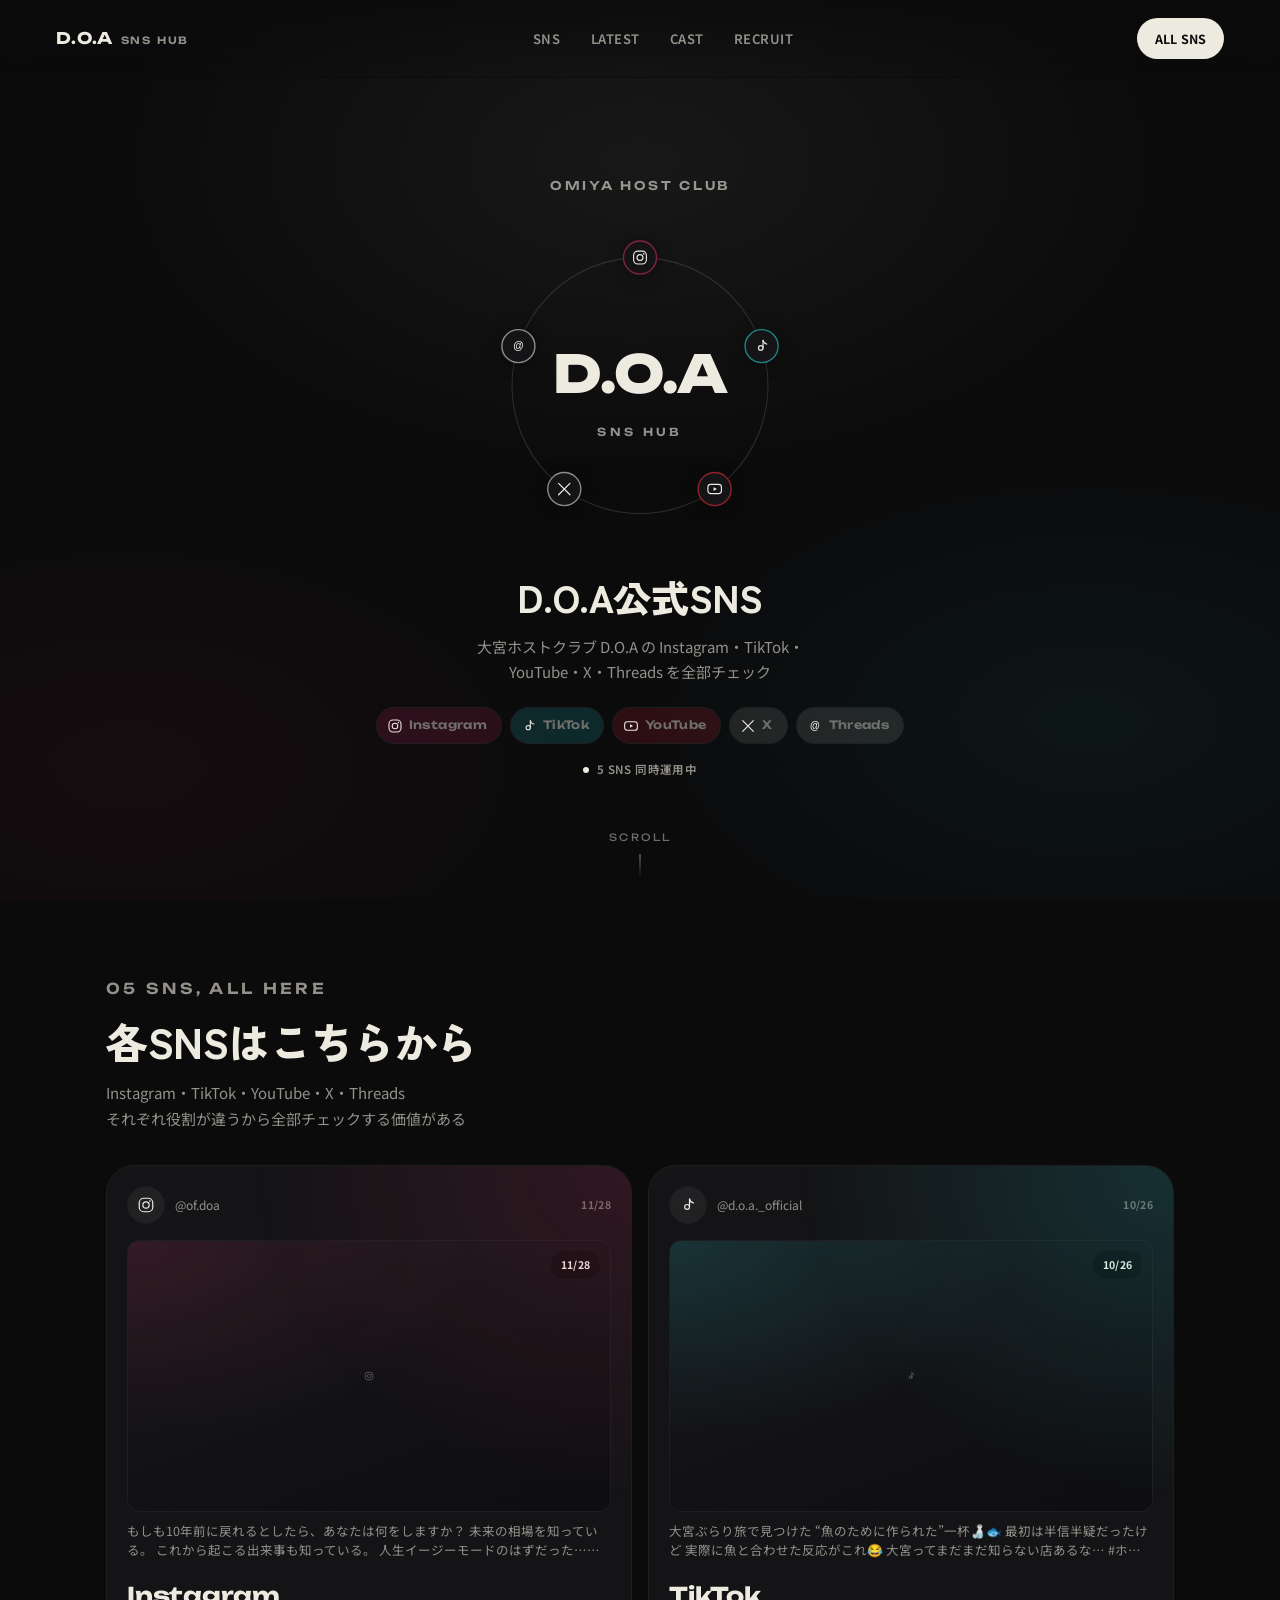
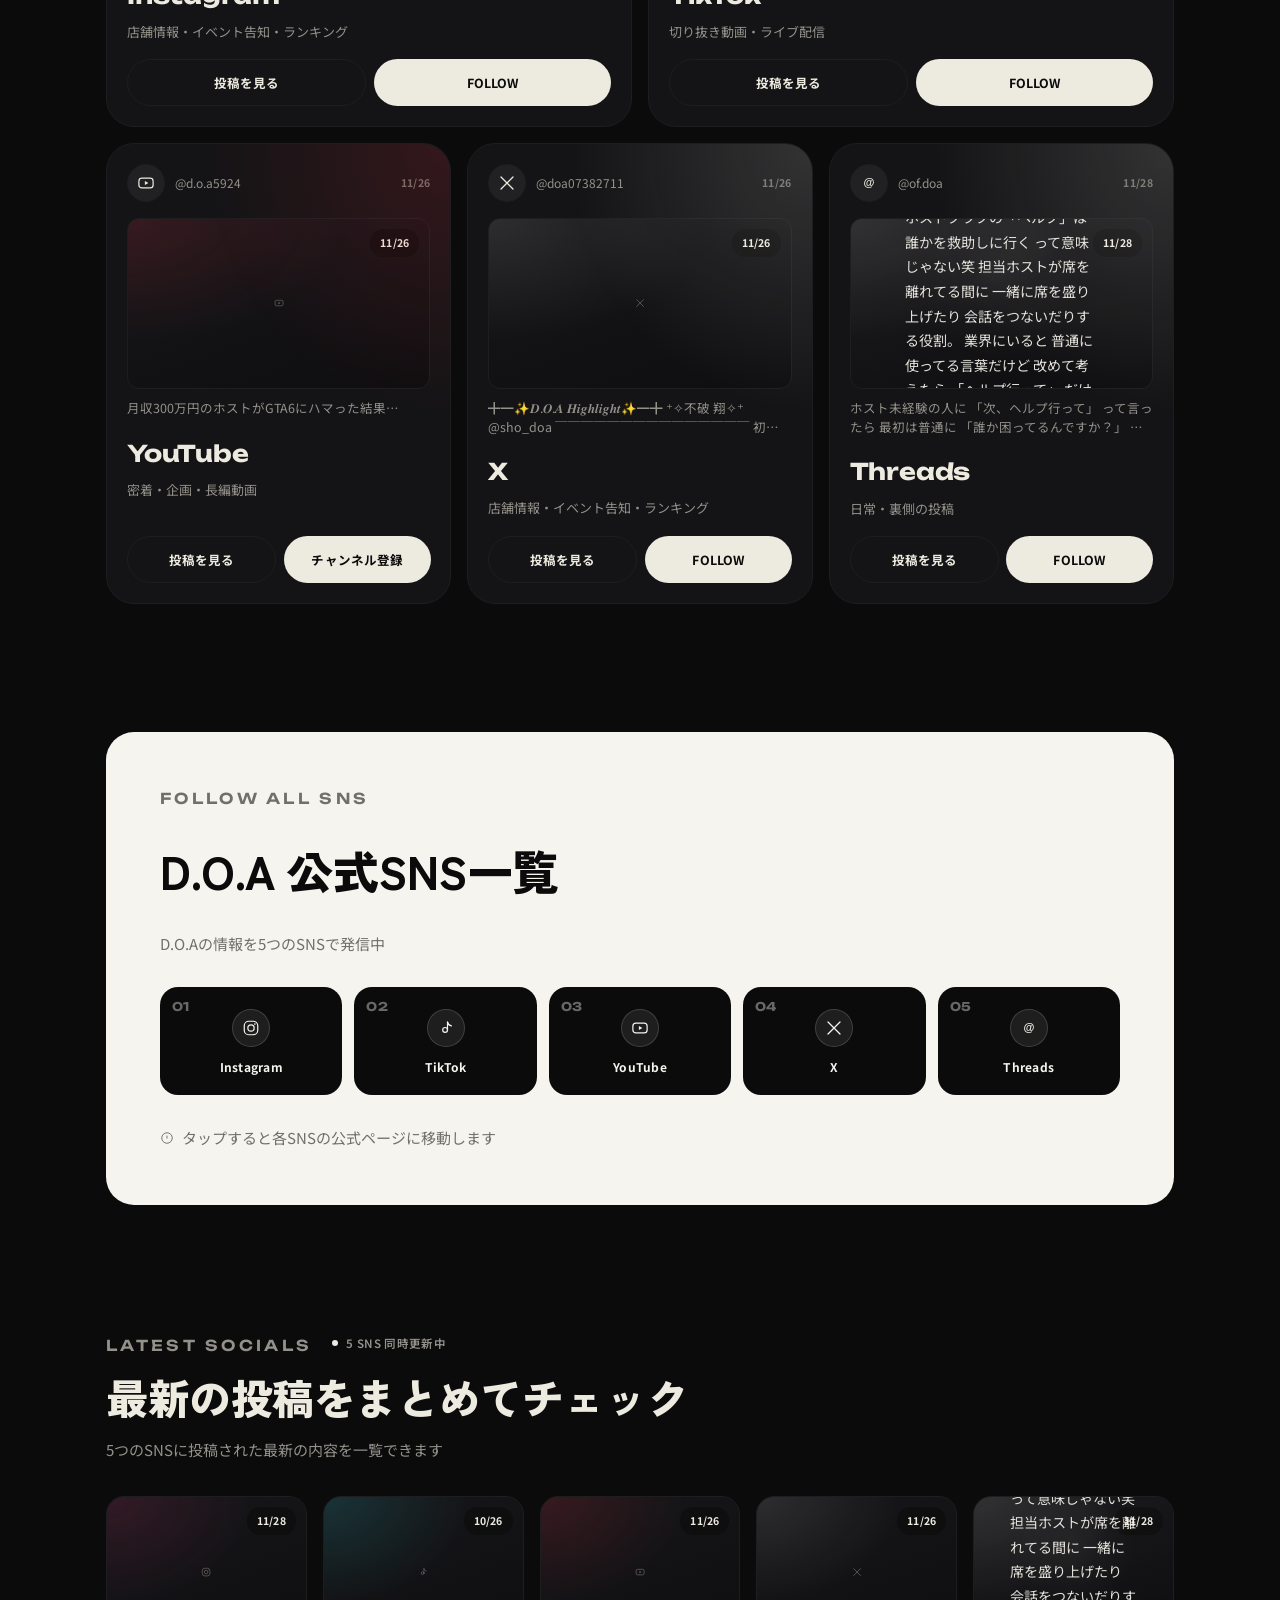
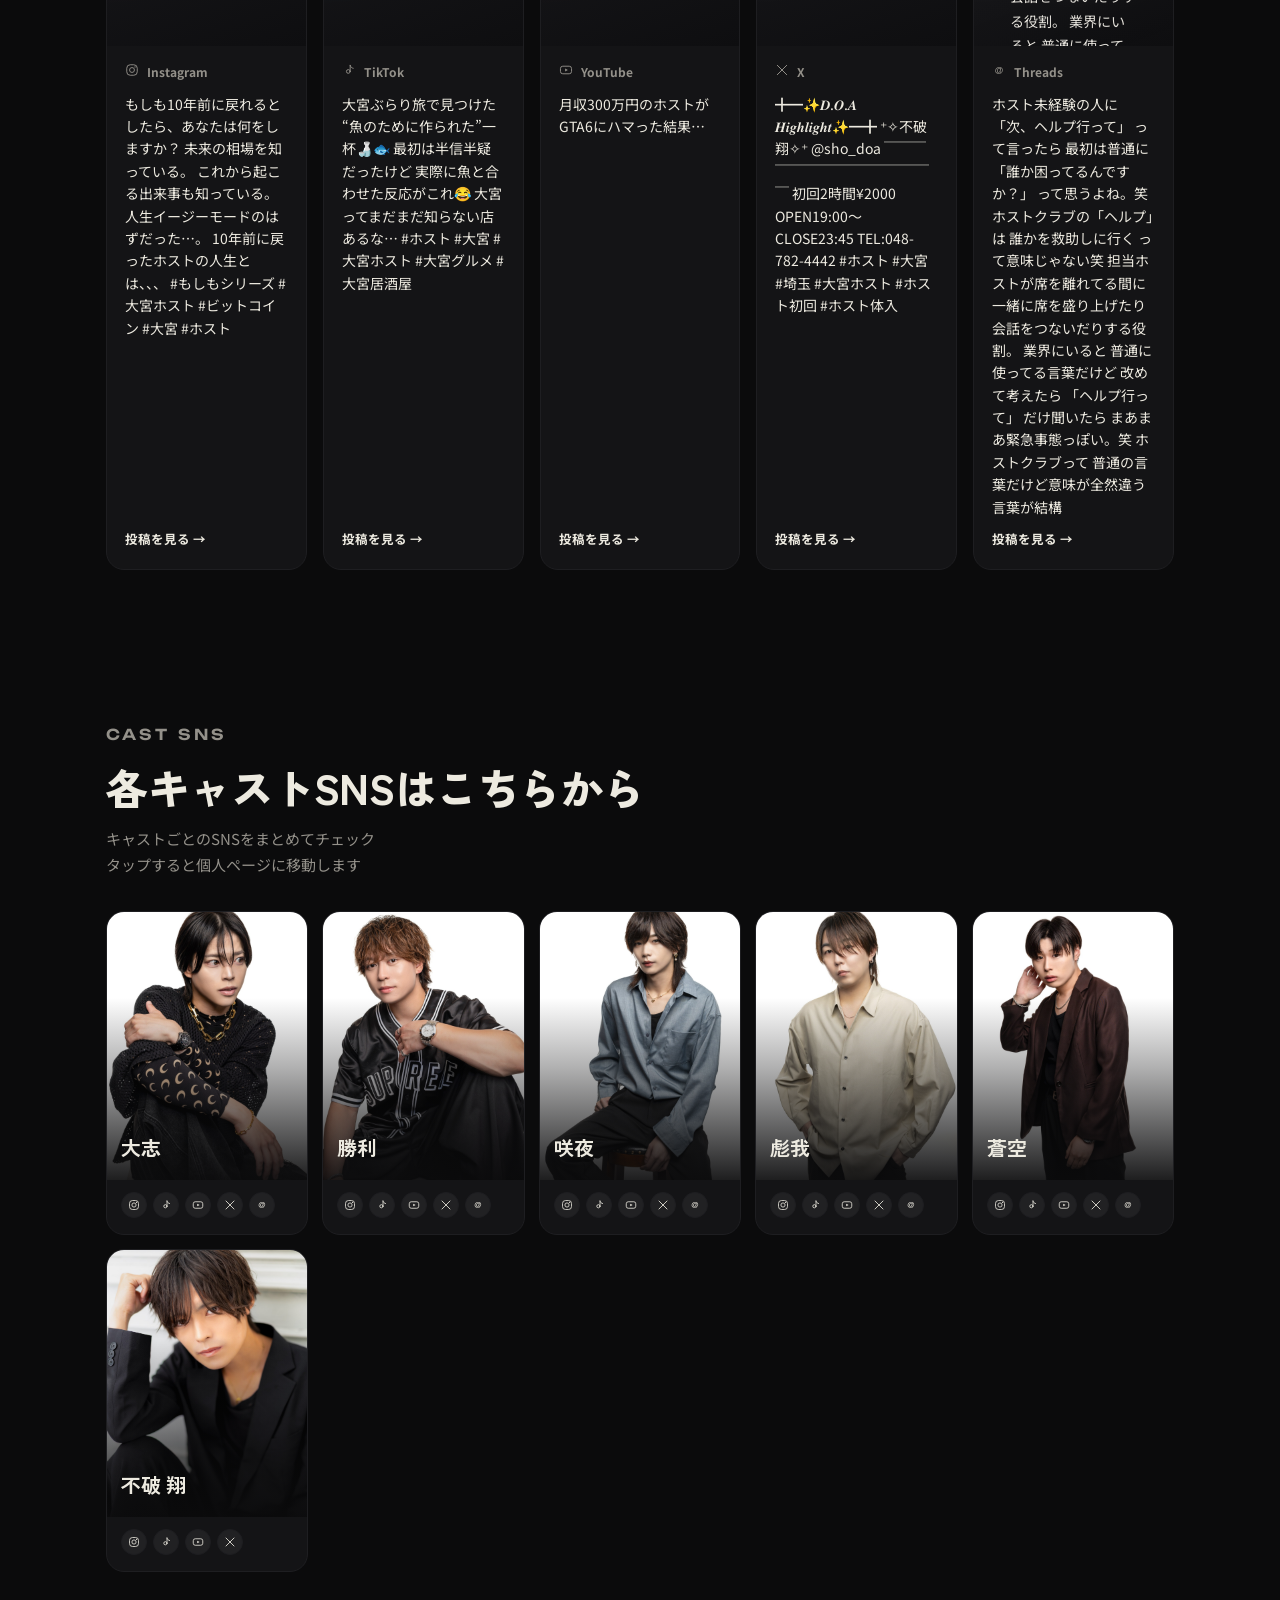
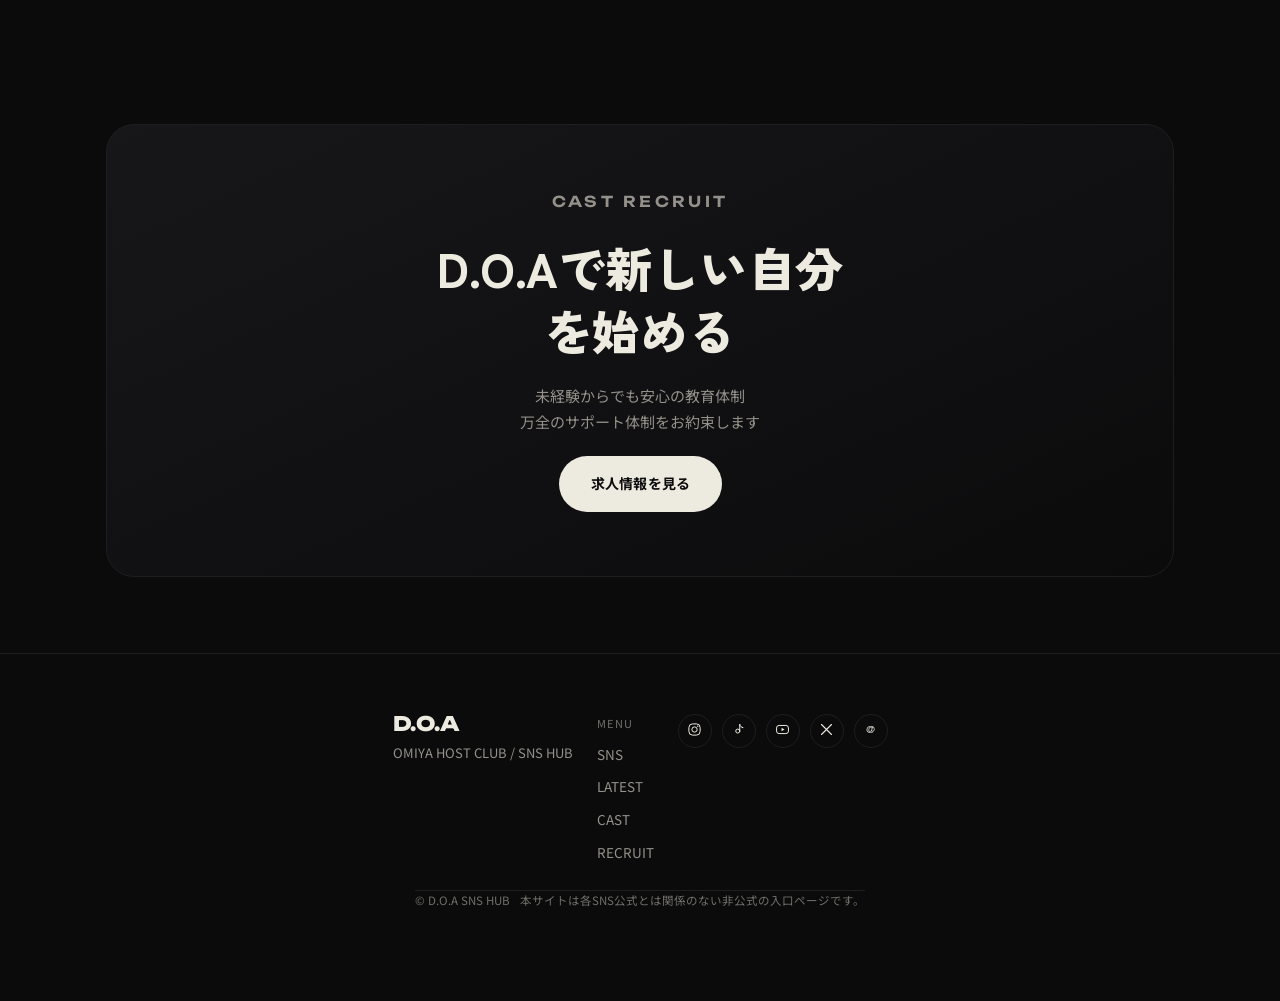
<file: index.html>
<!DOCTYPE html>
<html lang="ja">
<!-- BUILD: D.O.A SNS HUB thumb-sync v4 / 2026-09-30 -->
<head>
<meta charset="UTF-8">
<meta name="viewport" content="width=device-width, initial-scale=1, viewport-fit=cover">
<title>大宮ホストクラブ｜D.O.A SNS HUB</title>
<meta name="description" content="大宮ホストクラブ D.O.A の Instagram・TikTok・YouTube・X・Threads を全部チェック">
<meta name="theme-color" content="#0b0b0c">

<!-- 外部リンクが #follow-all 付きでも、初回表示は必ずページ最上部から開始する -->
<script>
(function () {
  if (window.location.hash !== "#follow-all") return;
  if ("scrollRestoration" in history) history.scrollRestoration = "manual";
  history.replaceState(null, "", window.location.pathname + window.location.search);
  function forceTop(){ window.scrollTo(0,0); }
  forceTop();
  window.addEventListener("DOMContentLoaded", function(){
    forceTop();
    requestAnimationFrame(forceTop);
  }, { once:true });
  window.addEventListener("load", function(){
    forceTop();
    setTimeout(forceTop, 60);
    setTimeout(forceTop, 250);
  }, { once:true });
})();
</script>

<!-- OGP（SNSでシェアされた時の表示） -->
<meta property="og:type" content="website">
<meta property="og:title" content="大宮ホストクラブ｜D.O.A SNS HUB">
<meta property="og:description" content="大宮ホストクラブ D.O.A の Instagram・TikTok・YouTube・X・Threads を全部チェック">
<meta property="og:image" content="">
<meta property="og:locale" content="ja_JP">
<meta name="twitter:card" content="summary_large_image">

<link rel="icon" href="data:,">
<link rel="stylesheet" href="style.css?v=20260930-2058">
<style>
  /* iOS/アプリ内ブラウザで初回アニメーションが止まっても、ヒーロー内容を必ず表示 */
  .hero-eyebrow,
  .hero .orbit,
  .hero .hero-tagline,
  .hero .hero-sub,
  .hero .hero-platforms,
  .hero .hero-activity,
  .hero .scroll-cue {
    opacity: 1 !important;
    animation: none !important;
  }
</style>
</head>
<body>

<noscript>
  <div class="noscript-banner">
    <p>JavaScriptが無効なため、簡易表示になっています。各SNSはこちらから直接どうぞ。</p>
    <ul class="noscript-links">
      <li><a href="https://www.instagram.com/of.doa">Instagram</a></li>
      <li><a href="https://www.tiktok.com/@d.o.a._official">TikTok</a></li>
      <li><a href="https://youtube.com/@d.o.a5924">YouTube</a></li>
      <li><a href="https://x.com/doa07382711">X</a></li>
      <li><a href="https://www.threads.com/@of.doa">Threads</a></li>
    </ul>
  </div>
</noscript>

<!-- ============== ヘッダー ============== -->
<header class="site-header">
  <a href="index.html" class="brand" id="site-logo">
    <span data-brand-name>D.O.A</span>
    <small data-brand-sub>SNS HUB</small>
  </a>

  <nav class="nav-desktop" aria-label="メインナビゲーション">
    <a href="#sns" data-nav="sns">SNS</a>
    <a href="#latest" data-nav="latest">LATEST</a>
    <a href="#cast" data-nav="cast">CAST</a>
    <a href="#recruit" data-nav="recruit">RECRUIT</a>
  </nav>

  <div class="nav-actions">
    <a href="#follow-all" class="btn btn-primary" data-nav="allSns" style="padding:10px 18px;font-size:12.5px;">ALL SNS</a>
    <button id="menu-toggle" class="menu-toggle" aria-label="メニューを開く" aria-expanded="false">
      <span></span><span></span><span></span>
    </button>
  </div>
</header>

<!-- ============== モバイルメニュー ============== -->
<nav id="mobile-menu" class="mobile-menu" aria-label="モバイルメニュー">
  <a href="#sns" data-nav="sns">SNS</a>
  <a href="#latest" data-nav="latest">Latest</a>
  <a href="#cast" data-nav="cast">Cast</a>
  <a href="#recruit" data-nav="recruit">Recruit</a>
  <div class="mobile-meta">
    <a href="#follow-all" class="btn btn-primary" data-nav="allSnsMobile">ALL SNSをフォロー</a>
  </div>
</nav>

<main>

  <!-- ============== ヒーロー ============== -->
  <section class="hero">
    <div class="hero-noise" aria-hidden="true"></div>

    <p class="eyebrow hero-eyebrow" id="hero-eyebrow">OMIYA HOST CLUB</p>

    <div class="orbit">
      <svg viewBox="0 0 300 300" aria-hidden="true">
        <g class="orbit-ring">
          <circle class="orbit-ring-line" cx="150" cy="150" r="120" fill="none" stroke="var(--bone)" stroke-opacity=".14" stroke-width="1"/>
          <g id="orbit-nodes"></g>
        </g>
        <circle cx="150" cy="150" r="2.4" fill="var(--bone)"/>
      </svg>
      <div class="orbit-wordmark">
        <span class="word" id="hero-word">D.O.A</span>
        <span class="sub" id="hero-subword">SNS HUB</span>
      </div>
    </div>

    <h1 class="hero-tagline h-jp" id="hero-tagline">D.O.A公式SNS</h1>
    <p class="hero-sub" id="hero-subtagline">大宮ホストクラブ D.O.A の Instagram・TikTok・YouTube・X・Threads を全部チェック</p>

    <div class="hero-platforms" id="hero-platforms"></div>

    <div class="status-pill hero-activity">
      <span class="dot"></span>
      <span id="hero-activity-text">5 SNS 同時運用中</span>
    </div>

    <div class="scroll-cue" aria-hidden="true">
      <span>SCROLL</span>
      <span class="line"></span>
    </div>
  </section>

  <!-- ============== SNS 5媒体 ============== -->
  <section id="sns" class="section">
    <div class="container">
      <div class="section-head reveal">
        <p class="eyebrow" id="sns-eyebrow">05 SNS, ALL HERE</p>
        <h2 class="h-jp" id="sns-heading">各SNSはこちらから</h2>
        <p id="sns-body">Instagram・TikTok・YouTube・X・Threads<br>それぞれ役割が違うから全部チェックする価値がある</p>
      </div>
      <div id="sns-grid" class="sns-grid"></div>
    </div>
  </section>

  <!-- ============== FOLLOW ALL SNS ============== -->
  <section id="follow-all" class="section-tight">
    <div class="container">
      <div class="follow-all reveal">
        <p class="eyebrow" id="follow-eyebrow">FOLLOW ALL SNS</p>
        <h2 class="h-jp" id="follow-heading">D.O.A 公式SNS一覧</h2>
        <p id="follow-body">D.O.Aの情報を5つのSNSで発信中</p>
        <div id="follow-row" class="follow-row"></div>
        <p class="follow-note">
          <svg viewBox="0 0 24 24" fill="none" stroke="currentColor" stroke-width="1.6"><circle cx="12" cy="12" r="9"/><path d="M12 8v5M12 16h.01"/></svg>
          <span id="follow-note-text">タップすると各SNSの公式ページに移動します</span>
        </p>
      </div>
    </div>
  </section>

  <!-- ============== LATEST SOCIALS ============== -->
  <section id="latest" class="section">
    <div class="container">
      <div class="section-head reveal">
        <div class="section-head-top">
          <p class="eyebrow" id="latest-eyebrow">LATEST SOCIALS</p>
          <span class="status-pill"><span class="dot"></span><span id="latest-status-pill">5 SNS 同時更新中</span></span>
        </div>
        <h2 class="h-jp" id="latest-heading">最新の投稿を<br class="mobile-break">まとめてチェック</h2>
        <p id="latest-body">5つのSNSに投稿された最新の内容を一覧できます</p>
      </div>
      <div id="latest-track-wrap" class="latest-track-wrap">
        <div id="latest-track" class="latest-track"></div>
      </div>
    </div>
  </section>

  <!-- ============== CAST SNS ============== -->
  <section id="cast" class="section">
    <div class="container">
      <div class="section-head reveal">
        <p class="eyebrow" id="cast-eyebrow">CAST SNS</p>
        <h2 class="h-jp" id="cast-heading">各キャストSNSは<br class="mobile-break">こちらから</h2>
        <p id="cast-body">キャストごとのSNSをまとめてチェック<br>タップすると個人ページに移動します</p>
      </div>
      <div id="cast-grid" class="cast-grid"></div>
    </div>
  </section>

  <!-- ============== RECRUIT ============== -->
  <section id="recruit" class="section">
    <div class="container">
      <div class="recruit reveal">
        <p class="eyebrow" id="recruit-eyebrow">CAST RECRUIT</p>
        <h2 class="h-jp" id="recruit-headline">D.O.Aで新しい自分を始める</h2>
        <p id="recruit-body">未経験からでも安心の教育体制<br>万全のサポート体制をお約束します</p>
        <a href="#" id="recruit-btn" target="_blank" rel="noopener" class="btn btn-primary" style="padding:16px 32px;">求人情報を見る</a>
      </div>
    </div>
  </section>

</main>

<!-- ============== フッター ============== -->
<footer class="site-footer">
  <div class="container footer-top" style="padding:0;">
    <div class="footer-brand">
      <div class="h-display" data-brand-name>D.O.A</div>
      <p><span data-brand-area>OMIYA</span> HOST CLUB / <span data-brand-sub>SNS HUB</span></p>
    </div>
    <div class="footer-links">
      <div>
        <span id="footer-menu-label">Menu</span>
        <a href="#sns" data-nav="sns">SNS</a>
        <a href="#latest" data-nav="latest">Latest</a>
        <a href="#cast" data-nav="cast">Cast</a>
        <a href="#recruit" data-nav="recruit">Recruit</a>
      </div>
    </div>
    <div id="footer-social" class="footer-social"></div>
  </div>
  <div class="container footer-bottom" style="padding:0;">
    <span>&copy; <span data-brand-name>D.O.A</span> <span data-brand-sub>SNS HUB</span></span>
    <span id="footer-disclaimer">本サイトは各SNS公式とは関係のない非公式の入口ページです。</span>
  </div>
</footer>

<!-- ============== 予約フローティングボタン ============== -->
<a id="reserve-fab" href="#" target="_blank" rel="noopener" class="reserve-fab">
  <svg viewBox="0 0 24 24" fill="none" stroke="currentColor" stroke-width="1.8"><path d="M4 12h16M4 12l6-6M4 12l6 6"/></svg>
  <span id="reserve-fab-label" class="reserve-fab-label-full">ご予約・お問い合わせ</span>
  <span id="reserve-fab-label-short" class="reserve-fab-label-short">ご予約</span>
</a>

<script src="config.js?v=20260930-2058"></script>
<script src="main.js?v=20260930-2058"></script>
</body>
</html>
</file>
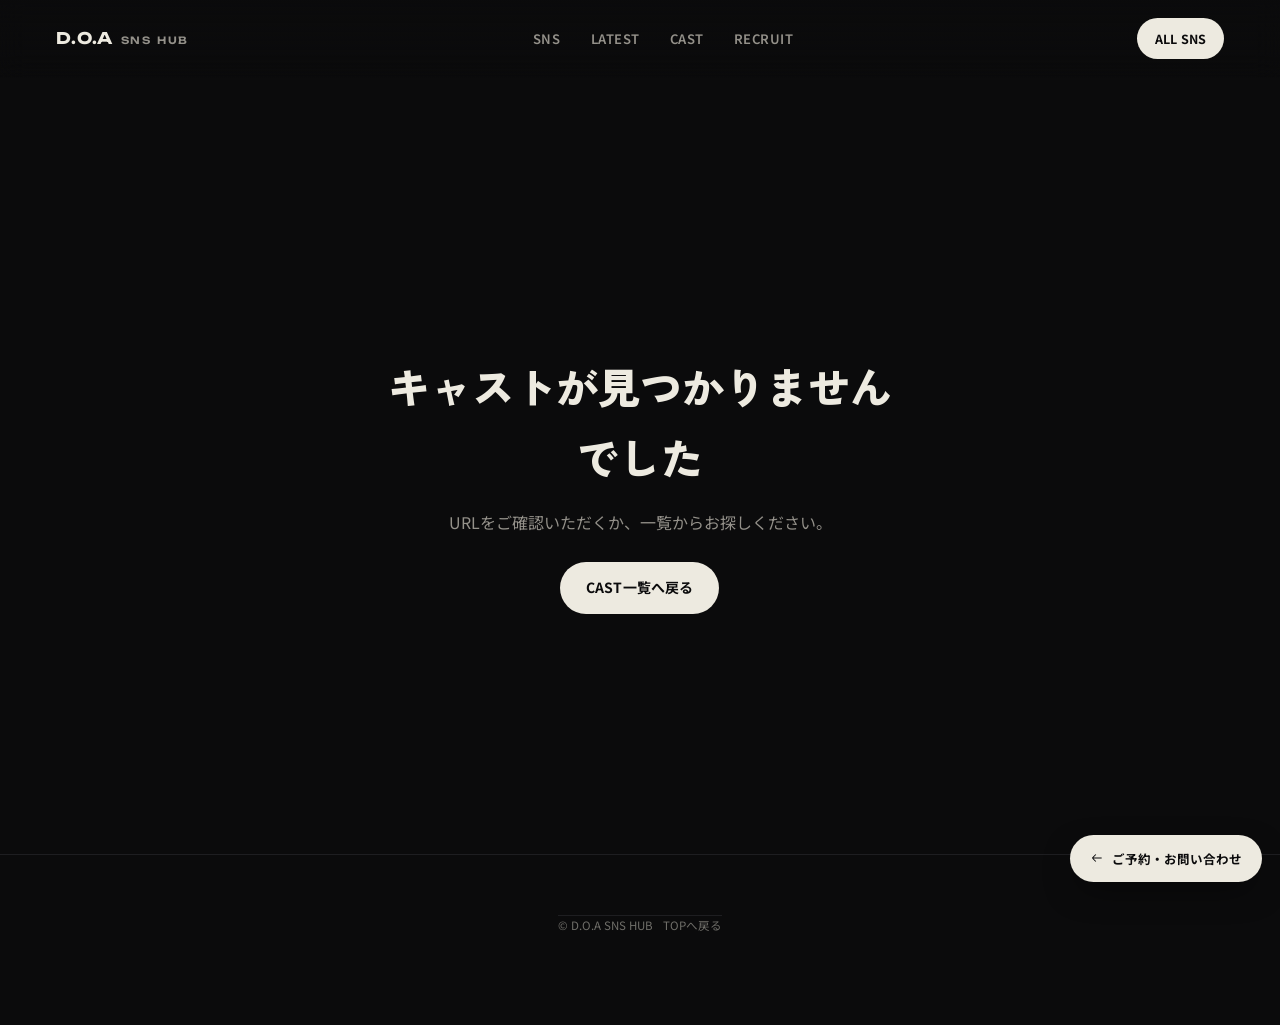
<file: cast.html>
<!DOCTYPE html>
<html lang="ja">
<head>
<meta charset="UTF-8">
<meta name="viewport" content="width=device-width, initial-scale=1, viewport-fit=cover">
<title>CAST｜D.O.A SNS HUB</title>
<meta name="description" content="D.O.A OMIYAのキャスト個人ページ。Instagram、TikTok、YouTube、X、ThreadsなどのSNSをまとめてチェック。">
<meta name="theme-color" content="#0b0b0c">
<meta name="robots" content="noindex">
<link rel="icon" href="data:,">
<link rel="stylesheet" href="style.css">
</head>
<body>

<noscript>
  <div class="noscript-banner">
    <p>JavaScriptが無効なため、簡易表示になっています。各SNSはこちらから直接どうぞ。</p>
    <ul class="noscript-links">
      <li><a href="https://www.instagram.com/of.doa">Instagram</a></li>
      <li><a href="https://www.tiktok.com/@d.o.a._official">TikTok</a></li>
      <li><a href="https://youtube.com/@d.o.a5924">YouTube</a></li>
      <li><a href="https://x.com/doa07382711">X</a></li>
      <li><a href="https://www.threads.com/@of.doa">Threads</a></li>
    </ul>
  </div>
</noscript>

<header class="site-header scrolled">
  <a href="index.html" class="brand" id="site-logo">
    <span data-brand-name>D.O.A</span>
    <small data-brand-sub>SNS HUB</small>
  </a>
  <nav class="nav-desktop" aria-label="メインナビゲーション">
    <a href="index.html#sns" data-nav="sns">SNS</a>
    <a href="index.html#latest" data-nav="latest">LATEST</a>
    <a href="index.html#cast" data-nav="cast">CAST</a>
    <a href="index.html#recruit" data-nav="recruit">RECRUIT</a>
  </nav>
  <div class="nav-actions">
    <a href="index.html#follow-all" class="btn btn-primary" data-nav="allSns" style="padding:10px 18px;font-size:12.5px;">ALL SNS</a>
  </div>
</header>

<main>
  <div id="cast-detail" class="cast-detail"></div>
</main>

<footer class="site-footer">
  <div class="container footer-bottom" style="padding:0;">
    <span>&copy; <span data-brand-name>D.O.A</span> <span data-brand-sub>SNS HUB</span></span>
    <a href="index.html" id="footer-back-top">TOPへ戻る</a>
  </div>
</footer>

<a id="reserve-fab" href="#" target="_blank" rel="noopener" class="reserve-fab is-visible">
  <svg viewBox="0 0 24 24" fill="none" stroke="currentColor" stroke-width="1.8"><path d="M4 12h16M4 12l6-6M4 12l6 6"/></svg>
  <span id="reserve-fab-label" class="reserve-fab-label-full">ご予約・お問い合わせ</span>
  <span id="reserve-fab-label-short" class="reserve-fab-label-short">ご予約</span>
</a>

<script src="config.js"></script>
<script src="main.js"></script>
</body>
</html>
</file>
<file: style.css>
/* ============================================================================
   style.css ― TAISHI OMIYA / SNS HUB
   デザイントークン、レイアウト、コンポーネント、アニメーションをまとめています。
   色やフォントを変えたい場合は、まず下の「トークン」セクションを編集してください。
   ============================================================================ */

@import url('https://fonts.googleapis.com/css2?family=Unbounded:wght@500;600;700;800&family=Zen+Kaku+Gothic+New:wght@500;700;900&family=Noto+Sans+JP:wght@400;500;600;700&display=swap');

/* ---------------------------------------------------------------------------
   0. トークン（色・フォント・余白の基準）
--------------------------------------------------------------------------- */
:root{
  /* 色 -------------------------------------------------------------- */
  --ink:        #0b0b0c;   /* 背景（ほぼ黒だが真っ黒ではない） */
  --ink-2:      #141416;   /* カードなど一段明るい面 */
  --ink-3:      #1e1e21;   /* 罫線・区切り */
  --bone:       #edeae0;   /* メインアクセント（ボタン・見出しの光） ※CONFIGで上書き可 */
  --paper:      #f6f4ef;   /* ほぼ白（反転パネルの背景） */
  --mute:       #94918a;   /* 補足テキスト */
  --mute-2:     #706f6a;   /* さらに控えめなテキスト */

  /* SNSごとの色（アイコンのアクセントのみに使用） -------------------- */
  --c-instagram: #e1306c;
  --c-tiktok:    #29e0e6;
  --c-youtube:   #ff2e43;
  --c-x:         #f4f2ec;
  --c-threads:   #f4f2ec;

  /* 上の色の低彩度版（バッジ・チップの背景にごく薄く使用） ------------ */
  --c-instagram-10: rgba(225,48,108,.14);
  --c-tiktok-10:    rgba(41,224,230,.14);
  --c-youtube-10:   rgba(255,46,67,.14);
  --c-x-10:         rgba(244,242,236,.10);
  --c-threads-10:   rgba(244,242,236,.10);

  /* タイポグラフィ ---------------------------------------------------- */
  --f-display: 'Unbounded', 'Zen Kaku Gothic New', sans-serif;
  --f-jp:      'Zen Kaku Gothic New', 'Unbounded', sans-serif;
  --f-body:    'Noto Sans JP', 'Inter', -apple-system, sans-serif;

  /* レイアウト ---------------------------------------------------------- */
  --container: 1180px;
  --edge: clamp(20px, 5vw, 56px);
  --radius-lg: 28px;
  --radius-md: 18px;
  --radius-sm: 12px;

  --ease: cubic-bezier(.16,.8,.24,1);
}

/* ---------------------------------------------------------------------------
   0-b. SNSごとの色を data-p 属性から自動で割り当てる仕組み
   （sns-card / latest-thumb / orbit / platform-chip などが共通で使う）
--------------------------------------------------------------------------- */
[data-p="instagram"]{ --glow: var(--c-instagram); --glow-10: var(--c-instagram-10); }
[data-p="tiktok"]{ --glow: var(--c-tiktok); --glow-10: var(--c-tiktok-10); }
[data-p="youtube"]{ --glow: var(--c-youtube); --glow-10: var(--c-youtube-10); }
[data-p="x"]{ --glow: var(--c-x); --glow-10: var(--c-x-10); }
[data-p="threads"]{ --glow: var(--c-threads); --glow-10: var(--c-threads-10); }

/* ---------------------------------------------------------------------------
   1. リセット & ベース
--------------------------------------------------------------------------- */
*, *::before, *::after{ box-sizing: border-box; }
html{ scroll-behavior: smooth; }
body{
  margin:0;
  background: var(--ink);
  color: var(--bone);
  font-family: var(--f-body);
  font-size: 16px;
  line-height: 1.7;
  -webkit-font-smoothing: antialiased;
  overflow-x: hidden;
}
img{ max-width:100%; display:block; }
a{ color:inherit; text-decoration:none; }
button{ font: inherit; color: inherit; background:none; border:0; cursor:pointer; }
ul{ margin:0; padding:0; list-style:none; }
h1,h2,h3,p{ margin:0; }
::selection{ background: var(--bone); color: var(--ink); }

:focus-visible{
  outline: 2px solid var(--bone);
  outline-offset: 3px;
  border-radius: 4px;
}

@media (prefers-reduced-motion: reduce){
  html{ scroll-behavior:auto; }
  *, *::before, *::after{
    animation-duration: .001ms !important;
    animation-iteration-count: 1 !important;
    transition-duration: .001ms !important;
    scroll-behavior: auto !important;
  }
}

/* ---------------------------------------------------------------------------
   1-b. <noscript> フォールバック（JSが実行されない環境向けの最小限の導線）
--------------------------------------------------------------------------- */
.noscript-banner{
  background: var(--ink-2);
  border-bottom: 1px solid var(--ink-3);
  padding: 16px var(--edge);
  text-align: center;
}
.noscript-banner p{ font-size:13px; color:var(--mute); margin:0 0 10px; }
.noscript-links{ display:flex; flex-wrap:wrap; justify-content:center; gap:10px; list-style:none; padding:0; margin:0; }
.noscript-links a{
  display:inline-block;
  padding:8px 16px;
  border-radius:999px;
  border:1px solid var(--ink-3);
  color:var(--bone);
  font-family: var(--f-body);
  font-size:13px;
  font-weight:600;
}

.container{
  max-width: var(--container);
  margin: 0 auto;
  padding: 0 var(--edge);
}

.eyebrow{
  font-family: var(--f-display);
  font-size: 12px;
  font-weight: 600;
  letter-spacing: .22em;
  text-transform: uppercase;
  color: var(--mute);
}

/* 「常に動いている」印象を出す、控えめな稼働インジケーター ---------------- */
.status-pill{
  display: inline-flex;
  align-items: center;
  gap: 8px;
  font-family: var(--f-body);
  font-size: 11.5px;
  font-weight: 600;
  letter-spacing: .03em;
  color: var(--mute);
}
.status-pill .dot{
  width: 6px; height: 6px;
  border-radius: 50%;
  background: var(--bone);
  flex-shrink: 0;
  animation: dotPulse 2.6s ease-in-out infinite;
}
@keyframes dotPulse{
  0%, 100%{ opacity:.35; transform: scale(.75); }
  50%{ opacity:1; transform: scale(1); }
}

/* 見出し全般 */
.h-display{
  font-family: var(--f-display);
  font-weight: 800;
  letter-spacing: -0.02em;
  line-height: 1.02;
}
.h-jp{
  font-family: var(--f-jp);
  font-weight: 900;
  letter-spacing: -0.01em;
  line-height: 1.3;
}

.section-head{
  display:flex;
  flex-direction: column;
  gap: 12px;
  margin-bottom: 34px;
}
.section-head .h-jp{ font-size: clamp(26px, 4.2vw, 42px); }
.section-head p{ color: var(--mute); max-width: 46ch; font-size: 15px; }
.section-head .status-pill{ margin-top: -4px; }
.section-head-top{ display:flex; flex-wrap:wrap; align-items:center; gap: 12px 20px; }

/* ボタン ------------------------------------------------------------------ */
.btn{
  display: inline-flex;
  align-items: center;
  justify-content: center;
  gap: 8px;
  padding: 14px 26px;
  border-radius: 999px;
  font-family: var(--f-body);
  font-weight: 700;
  font-size: 14px;
  letter-spacing: .01em;
  white-space: nowrap;
  transition: transform .35s var(--ease), background .3s ease, color .3s ease, box-shadow .3s ease;
  will-change: transform;
}
.btn-primary{
  background: var(--accent, var(--bone));
  color: var(--ink);
}
.btn-primary:hover{ transform: translateY(-2px); box-shadow: 0 10px 30px -8px rgba(237,234,224,.35); }
.btn-ghost{
  background: transparent;
  color: var(--bone);
  border: 1px solid var(--ink-3);
}
.btn-ghost:hover{ border-color: var(--bone); transform: translateY(-2px); }
.btn-dark{
  background: var(--ink);
  color: var(--paper);
}
.btn-dark:hover{ transform: translateY(-2px); }
.btn:active{ transform: translateY(0) scale(.98); }
.btn svg{ width:16px; height:16px; flex-shrink:0; }

/* ---------------------------------------------------------------------------
   2. ヘッダー / ナビ
--------------------------------------------------------------------------- */
.site-header{
  position: fixed;
  top:0; left:0; right:0;
  z-index: 100;
  display:flex;
  align-items:center;
  justify-content: space-between;
  padding: 18px var(--edge);
  -webkit-backdrop-filter: blur(14px);
  backdrop-filter: blur(14px);
  background: linear-gradient(to bottom, rgba(11,11,12,.78), rgba(11,11,12,0));
  transition: background .4s ease, padding .4s ease, border-color .4s ease;
  border-bottom: 1px solid transparent;
}
.site-header.scrolled{
  background: rgba(11,11,12,.86);
  border-bottom: 1px solid var(--ink-3);
  padding-top: 12px; padding-bottom: 12px;
}
/* スマホ：スクロール後はさらにコンパクトに（ページ最上部の高さは変えない） */
@media (max-width: 640px){
  .site-header.scrolled{
    padding-top: 8px;
    padding-bottom: 8px;
  }
}
.brand{
  display:flex;
  align-items:baseline;
  gap: 8px;
  font-family: var(--f-display);
  font-weight: 700;
  font-size: 16px;
  letter-spacing: .02em;
}
.brand small{
  font-size: 10px;
  font-weight: 600;
  letter-spacing: .18em;
  color: var(--mute);
}
.brand img{ height: 26px; width:auto; max-width: 160px; object-fit: contain; }

.nav-desktop{
  display:none;
  align-items:center;
  gap: 30px;
}
.nav-desktop a{
  font-size: 13px;
  font-weight: 600;
  letter-spacing: .04em;
  color: var(--mute);
  transition: color .25s ease;
}
.nav-desktop a:hover{ color: var(--bone); }

.nav-actions{ display:flex; align-items:center; gap:10px; }

.menu-toggle{
  display:flex;
  flex-direction: column;
  gap:5px;
  width: 40px; height:40px;
  align-items:center; justify-content:center;
  border-radius: 50%;
  border: 1px solid var(--ink-3);
}
.menu-toggle span{ width:16px; height:1.5px; background: var(--bone); transition: transform .3s ease, opacity .3s ease; }
.menu-toggle.is-open span:nth-child(1){ transform: translateY(6.5px) rotate(45deg); }
.menu-toggle.is-open span:nth-child(2){ opacity:0; }
.menu-toggle.is-open span:nth-child(3){ transform: translateY(-6.5px) rotate(-45deg); }

.mobile-menu{
  position: fixed;
  inset: 0;
  z-index: 99;
  background: var(--ink);
  display:flex;
  flex-direction: column;
  justify-content: center;
  gap: 26px;
  padding: 0 var(--edge);
  transform: translateY(-100%);
  transition: transform .5s var(--ease);
}
.mobile-menu.is-open{ transform: translateY(0); }
.mobile-menu a{
  font-family: var(--f-jp);
  font-weight: 700;
  font-size: 30px;
}
.mobile-menu .mobile-meta{ margin-top: 20px; display:flex; flex-direction:column; gap:14px; }

@media (min-width: 900px){
  .nav-desktop{ display:flex; }
  .menu-toggle{ display:none; }
}

/* ---------------------------------------------------------------------------
   3. ヒーロー
--------------------------------------------------------------------------- */
.hero{
  position: relative;
  min-height: 100vh;
  min-height: 100svh;
  display:flex;
  flex-direction: column;
  align-items:center;
  justify-content:center;
  text-align:center;
  padding: 112px var(--edge) 56px;
  overflow:hidden;
}
.hero-noise{
  position:absolute; inset:0;
  background:
    radial-gradient(60% 50% at 50% 18%, rgba(237,234,224,.06), transparent 70%),
    radial-gradient(50% 40% at 85% 80%, rgba(41,224,230,.05), transparent 70%),
    radial-gradient(50% 40% at 10% 85%, rgba(225,48,108,.05), transparent 70%);
  pointer-events:none;
}
.hero-eyebrow{ margin-bottom: 26px; opacity:0; animation: fadeUp .8s var(--ease) .1s forwards; }

.orbit{
  position: relative;
  width: min(78vw, 320px);
  aspect-ratio: 1/1;
  margin-bottom: 8px;
  opacity: 0;
  animation: fadeIn 1s var(--ease) .2s forwards;
}
.orbit svg{ width:100%; height:100%; overflow: visible; }
.orbit-ring-line{ animation: ringPulse 6s ease-in-out infinite; }
@keyframes ringPulse{
  0%, 100%{ stroke-opacity:.14; }
  50%{ stroke-opacity:.30; }
}
.orbit-node-group{ filter: drop-shadow(0 2px 8px rgba(0,0,0,.45)); }
.orbit-node-bg{
  fill: var(--ink-2);
  stroke: var(--glow, var(--ink-3));
  stroke-opacity: .55;
  stroke-width: 1.3;
}
.orbit-node-group svg{ color: var(--bone); }
.orbit-wordmark{
  position:absolute; inset:0;
  display:flex; flex-direction:column; align-items:center; justify-content:center;
}
.orbit-wordmark .word{
  font-family: var(--f-display);
  font-weight: 800;
  font-size: clamp(30px, 8vw, 52px);
  letter-spacing: -0.02em;
}
.orbit-wordmark .sub{
  margin-top: 4px;
  font-family: var(--f-display);
  font-size: 11px;
  font-weight: 600;
  letter-spacing: .3em;
  color: var(--mute);
}

.hero-tagline{
  margin-top: 14px;
  font-size: clamp(24px, 4.4vw, 38px);
  max-width: 16ch;
  opacity:0; animation: fadeUp .8s var(--ease) .35s forwards;
}
.hero-sub{
  margin-top: 13px;
  max-width: 46ch;
  color: var(--mute);
  font-size: 15px;
  opacity:0; animation: fadeUp .8s var(--ease) .48s forwards;
}
.hero-platforms{
  margin-top: 22px;
  display:flex;
  flex-wrap:wrap;
  align-items:center;
  justify-content:center;
  gap: 8px;
  opacity:0; animation: fadeUp .8s var(--ease) .6s forwards;
}
.platform-chip{
  display:inline-flex;
  align-items:center;
  gap: 6px;
  padding: 8px 14px 8px 10px;
  border-radius: 999px;
  border: 1px solid var(--ink-3);
  background: var(--glow-10, rgba(237,234,224,.05));
}
.platform-chip .chip-icon{
  width:16px; height:16px;
  display:flex; align-items:center; justify-content:center;
  color: var(--bone);
}
.platform-chip .chip-icon svg{ width:100%; height:100%; }
.platform-chip .chip-label{
  font-family: var(--f-display);
  font-size: 11.5px;
  font-weight: 600;
  letter-spacing: .03em;
  color: var(--mute-2);
}

.hero-activity{
  margin-top: 16px;
  opacity:0; animation: fadeUp .8s var(--ease) .72s forwards;
}

.scroll-cue{
  position:absolute;
  bottom: 22px; left:50%;
  transform: translateX(-50%);
  display:flex; flex-direction:column; align-items:center; gap:8px;
  opacity:0; animation: fadeIn 1s ease 1.1s forwards;
}
.scroll-cue span{ font-size:10px; letter-spacing:.25em; color: var(--mute-2); font-family: var(--f-display); }
.scroll-cue .line{ width:1px; height:24px; background: linear-gradient(var(--mute), transparent); animation: pulseLine 2.4s ease-in-out infinite; }

/* 「SNSの入口は、ここにある。」の改行位置を明示的に固定するための<br>。
   PCでは非表示、スマホでのみ有効にする（main.js が句点の直後に挿入する）。 */
.mobile-break{ display:none; }

/* ---------- スマートフォン専用：ヒーローの余白を最適化（要素は削除しない） ---------- */
@media (max-width: 640px){
  .hero{ padding: 92px var(--edge) 36px; }
  .hero-eyebrow{ margin-bottom: 16px; }
  .orbit{ width: min(56vw, 216px); margin-bottom: 2px; }
  .hero-tagline{ margin-top: 10px; }
  .mobile-break{ display:block; }
  .hero-sub{ margin-top: 9px; }
  .hero-platforms{ margin-top: 16px; gap: 7px; }
  .hero-activity{ margin-top: 14px; }

  /* LINE等のiOS内蔵ブラウザでCSSアニメーションが止まり、
     ヒーロー要素が opacity:0 のまま残るケースを防ぐ。 */
  .hero-eyebrow,
  .orbit,
  .hero-tagline,
  .hero-sub,
  .hero-platforms,
  .hero-activity,
  .scroll-cue{
    opacity: 1 !important;
    animation: none !important;
  }

  /* SCROLL表示を通常の流れに戻し、absolute配置による「同時運用中」との重なりを根本的に解消 */
  .scroll-cue{
    position: static;
    transform: none;
    margin-top: 26px;
  }
}

@keyframes fadeUp{ from{ opacity:0; transform: translateY(16px);} to{ opacity:1; transform:none; } }
@keyframes fadeIn{ from{ opacity:0; } to{ opacity:1; } }
@keyframes pulseLine{ 0%,100%{ opacity:.2; } 50%{ opacity:1; } }

/* iOS/LINE等のアプリ内ブラウザで初回表示アニメーションが停止しても、
   ヒーロー本体が透明のまま残らないよう、表示を常時保証する。 */
.hero .orbit,
.hero .hero-tagline,
.hero .hero-sub,
.hero .hero-platforms,
.hero .hero-activity,
.hero .scroll-cue{
  opacity: 1;
}


/* ---------------------------------------------------------------------------
   4. 共通セクション間隔
--------------------------------------------------------------------------- */
.section{ padding: 76px 0; position: relative; }
.section-tight{ padding: 52px 0; }

/* 既定では常に表示（JSなし・JS失敗時の安全な状態）。
   main.js が正常に動いた場合のみ .reveal-armed を付与し、
   スクロールで .in-view になるまで一時的にフェードインの手前状態にする。
   → JavaScriptが実行されない/失敗する環境でも、コンテンツは必ず表示される。 */
.reveal{ opacity: 1; transform: none; }
.reveal.reveal-armed{
  opacity: 0;
  transform: translateY(28px);
  transition: opacity .8s var(--ease) calc(var(--i, 0) * 70ms),
              transform .8s var(--ease) calc(var(--i, 0) * 70ms);
}
.reveal.reveal-armed.in-view{ opacity:1; transform:none; }

/* ---------------------------------------------------------------------------
   5. SNSセクション（ビーンとグリッド）
--------------------------------------------------------------------------- */
.sns-grid{
  display:grid;
  grid-template-columns: 1fr;
  gap: 16px;
}
@media (min-width: 860px){
  .sns-grid{
    grid-template-columns: repeat(6, 1fr);
    grid-auto-rows: auto;
    align-items: stretch;
  }
  .sns-card[data-p="instagram"]{ grid-column: span 3; }
  .sns-card[data-p="tiktok"]{ grid-column: span 3; }
  .sns-card[data-p="youtube"]{ grid-column: span 2; }
  .sns-card[data-p="x"]{ grid-column: span 2; }
  .sns-card[data-p="threads"]{ grid-column: span 2; }
}

.sns-card{
  position: relative;
  background: var(--ink-2);
  border: 1px solid var(--ink-3);
  border-radius: var(--radius-lg);
  padding: 20px;
  display:flex;
  flex-direction: column;
  gap: 16px;
  overflow:hidden;
  transition: border-color .35s ease, transform .35s var(--ease);
}
.sns-card:hover{ border-color: var(--ink-3); transform: translateY(-4px); }
.sns-card::after{
  content:"";
  position:absolute; inset:0;
  background: radial-gradient(120% 100% at 100% 0%, var(--glow, transparent), transparent 60%);
  opacity:.14;
  pointer-events:none;
}

.sns-card-top{ display:flex; align-items:center; gap: 10px; }
.sns-icon{
  width: 38px; height:38px;
  flex-shrink: 0;
  border-radius: 50%;
  display:flex; align-items:center; justify-content:center;
  background: rgba(237,234,224,.06);
  border: 1px solid var(--ink-3);
}
.sns-icon svg{ width:18px; height:18px; }
.sns-handle{ font-size:12px; color: var(--mute); flex:1; }
.sns-card-time{
  font-size: 10.5px;
  font-weight: 700;
  letter-spacing: .03em;
  color: var(--mute-2);
  white-space: nowrap;
}
.sns-card-time.is-new{ color: var(--bone); }

/* SNSカードとLATEST SOCIALSで共有する「投稿プレビュー」の見た目 --------- */
.media-thumb{
  position: relative;
  border-radius: var(--radius-sm);
  overflow: hidden;
  display:flex; align-items:center; justify-content:center;
  background:
    radial-gradient(120% 120% at 0% 0%, var(--glow-10, rgba(237,234,224,.10)), transparent 60%),
    linear-gradient(160deg, #17171a, #0e0e10);
  border: 1px solid var(--ink-3);
}
.media-thumb svg{ width:30%; height:30%; max-width:34px; max-height:34px; opacity:.7; color: var(--mute); }
.media-thumb-img{
  position:absolute; inset:0;
  width:100%; height:100%;
  object-fit:cover;
  object-position:center;
}
.media-thumb-icon{ position:relative; z-index:1; display:flex; align-items:center; justify-content:center; }
.media-thumb-text{
  position:absolute; inset:0;
  z-index:1;
  display:flex;
  align-items:center;
  justify-content:center;
  padding:18%;
  text-align:left;
  font-size:clamp(12px, 1.1vw, 18px);
  line-height:1.75;
  color:rgba(245,242,234,.92);
  background:
    radial-gradient(circle at 50% 35%, rgba(255,255,255,.045), transparent 44%),
    linear-gradient(160deg, rgba(255,255,255,.025), rgba(255,255,255,0));
  overflow:hidden;
}
.media-thumb-img + .media-badge{ z-index:2; }
.media-badge{
  position:absolute; top:10px; right:10px;
  font-size: 10.5px;
  font-weight:700;
  padding: 5px 10px;
  border-radius: 999px;
  background: rgba(11,11,12,.55);
  -webkit-backdrop-filter: blur(6px);
  backdrop-filter: blur(6px);
  letter-spacing: .02em;
  color: var(--bone);
}
.media-badge.is-new{ background: var(--bone); color: var(--ink); }

.preview-thumb{ aspect-ratio: 16/9; }

a.sns-card-preview{ display:block; border-radius: var(--radius-sm); }
.preview-caption{
  margin-top: 10px;
  font-size: 12.5px;
  line-height: 1.5;
  color: var(--mute);
  display: -webkit-box;
  -webkit-line-clamp: 2;
  -webkit-box-orient: vertical;
  overflow: hidden;
}

.sns-card-info{ flex: 1; }
.sns-card-info .label{
  font-family: var(--f-display);
  font-weight: 700;
  font-size: clamp(19px, 2vw, 23px);
  letter-spacing: -0.01em;
}
.sns-card-info .role{
  margin-top: 6px;
  font-size: 13px;
  color: var(--mute);
  max-width: 32ch;
}

.sns-card-actions{ display:flex; align-items:stretch; gap:8px; }
.sns-card-actions .btn{ flex:1; padding: 12px 14px; font-size:12.5px; }

/* ---------------------------------------------------------------------------
   6. FOLLOW ALL SNS（反転パネル）
--------------------------------------------------------------------------- */
.follow-all{
  background: var(--paper);
  color: var(--ink);
  border-radius: var(--radius-lg);
  padding: clamp(30px, 5vw, 54px);
  display:flex;
  flex-direction: column;
  gap: 30px;
}
.follow-all .eyebrow{ color: var(--mute-2); }
.follow-all h2{
  font-family: var(--f-jp);
  font-weight: 900;
  font-size: clamp(28px, 5vw, 46px);
  max-width: 16ch;
}
.follow-all p{ color: var(--mute-2); max-width: 48ch; font-size: 15px; }

/* スマホ：max-width(ch指定)が<br class="mobile-break">より先に折り返しを起こしていたため、
   スマホでは解除し、明示的な改行位置だけに任せる */
@media (max-width: 640px){
  .follow-all{ padding: 26px 22px; gap: 24px; }
  .follow-all h2{ max-width: none; }
}

/* デスクトップ：「D.O.A 公式SNS一覧」がmax-width(ch指定)により
   末尾の「覧」だけ次の行に折り返されていたため、PC幅では1行固定にする。
   フォントサイズ・パネルの余白・スマホの折返し挙動には影響しない。 */
@media (min-width: 641px){
  .follow-all h2{ max-width: none; white-space: nowrap; }
}

.follow-row{
  display:grid;
  grid-template-columns: repeat(2,1fr);
  gap: 12px;
}
@media (max-width:699px){
  /* 2列で5個並べると最後の1個だけ孤立するので、中央寄せで自然に見せる */
  .follow-chip:last-child{
    grid-column: 1 / -1;
    max-width: 200px;
    margin: 0 auto;
    width: 100%;
  }
}
@media (min-width:700px){ .follow-row{ grid-template-columns: repeat(5,1fr); } }

.follow-chip{
  position: relative;
  display:flex;
  flex-direction: column;
  align-items:center;
  gap: 10px;
  padding: 22px 12px 18px;
  border-radius: var(--radius-md);
  background: var(--ink);
  color: var(--paper);
  transition: transform .3s var(--ease), background .3s ease;
}
.follow-chip:hover{ transform: translateY(-4px); background: #000; }
.follow-chip .sns-icon{ background: rgba(246,244,239,.08); border-color: rgba(246,244,239,.16); }
.follow-chip span{ font-size:12px; font-weight:700; letter-spacing:.02em; }
.follow-index{
  position:absolute; top:10px; left:12px;
  font-family: var(--f-display);
  font-size: 9.5px;
  font-weight: 600;
  letter-spacing: .04em;
  color: rgba(246,244,239,.4);
}

.follow-note{
  font-size: 12.5px;
  color: var(--mute-2);
  display:flex;
  align-items:center;
  gap:8px;
}
.follow-note svg{ width:14px; height:14px; flex-shrink:0; }

/* ---------------------------------------------------------------------------
   7. LATEST SOCIALS（モバイル：横スクロール／PC：5列グリッド）
--------------------------------------------------------------------------- */
.latest-track-wrap{ position: relative; }
/* 「まだ横にコンテンツがある」ことを示す端のフェード（スクロールする範囲でのみ表示） */
.latest-track-wrap::before,
.latest-track-wrap::after{
  content:"";
  position:absolute; top:0; bottom:10px;
  width: 36px;
  pointer-events:none;
  z-index:2;
  opacity:0;
  transition: opacity .3s ease;
}
.latest-track-wrap::before{ left:0; background: linear-gradient(to right, var(--ink), transparent); }
.latest-track-wrap::after{ right:0; background: linear-gradient(to left, var(--ink), transparent); }
.latest-track-wrap.can-scroll-left::before{ opacity:1; }
.latest-track-wrap.can-scroll-right::after{ opacity:1; }

.latest-track{
  display:flex;
  gap: 16px;
  overflow-x: auto;
  padding-bottom: 10px;
  scroll-snap-type: x mandatory;
  -webkit-overflow-scrolling: touch;
  scrollbar-width: none;
}
.latest-track::-webkit-scrollbar{ display:none; }

.latest-card{
  scroll-snap-align: start;
  flex: 0 0 auto;
  width: min(76vw, 300px);
  background: var(--ink-2);
  border: 1px solid var(--ink-3);
  border-radius: var(--radius-md);
  overflow:hidden;
  display:flex;
  flex-direction: column;
}
.latest-thumb{ aspect-ratio: 4/3; border: none; border-radius: 0; }
.latest-body{ padding: 16px 18px 20px; display:flex; flex-direction:column; gap:10px; flex:1; }
.latest-body .plat{ display:flex; align-items:center; gap:8px; font-size:12px; font-weight:700; color: var(--mute); }
.latest-body .plat svg{ width:14px; height:14px; }
.latest-body p{ font-size: 14px; line-height:1.6; flex:1; }
.latest-body a{ font-size:12.5px; font-weight:700; display:inline-flex; align-items:center; gap:5px; color: var(--bone); }

/* PC: 5枚が画面内に綺麗に収まるので横スクロール自体が不要になる */
@media (min-width: 860px){
  .latest-track-wrap::before,
  .latest-track-wrap::after{ display:none; }
  .latest-track{
    display:grid;
    grid-template-columns: repeat(5, 1fr);
    overflow: visible;
    padding-bottom: 0;
  }
  .latest-card{ width:auto; scroll-snap-align:none; }
}


/* ---------------------------------------------------------------------------
   8. CAST
--------------------------------------------------------------------------- */
.cast-grid{
  display:grid;
  grid-template-columns: repeat(2, 1fr);
  gap: 14px;
}
/* 人数に応じて自然に列数が決まる（4名なら4列、5名以上でも綺麗に折り返す） */
@media (min-width:640px){
  .cast-grid{ grid-template-columns: repeat(auto-fit, minmax(200px, 1fr)); }
}

.cast-card{
  background: var(--ink-2);
  border: 1px solid var(--ink-3);
  border-radius: var(--radius-md);
  overflow:hidden;
  display:flex;
  flex-direction:column;
  transition: transform .4s var(--ease), border-color .4s ease;
}
.cast-card:hover{ transform: translateY(-5px); border-color: var(--ink-3); }
.cast-card:hover .cast-photo img{ transform: scale(1.045); }

.cast-photo{
  aspect-ratio: 3/4;
  position:relative;
  overflow:hidden;
  display:block;
  background: linear-gradient(155deg, #1c1c1f, #0e0e10);
}
.cast-photo img{
  width:100%; height:100%; object-fit:cover;
  transition: transform .6s var(--ease);
}
.cast-photo .initial{
  position:absolute; inset:0;
  display:flex; align-items:center; justify-content:center;
  font-family: var(--f-display);
  font-weight:800;
  font-size: 44px;
  color: rgba(237,234,224,.28);
}
.cast-photo-scrim{
  position:absolute; inset:0;
  background: linear-gradient(to top, rgba(11,11,12,.92) 0%, rgba(11,11,12,.32) 42%, transparent 68%);
  pointer-events:none;
}
.cast-photo-caption{
  position:absolute; left:0; right:0; bottom:0;
  padding: 14px;
  display:flex; flex-direction:column; gap:3px;
}
.cast-title-tag{ font-size:10px; letter-spacing:.14em; text-transform:uppercase; color: rgba(237,234,224,.75); font-weight:700; }
.cast-name-tag{ font-family: var(--f-display); font-weight:700; font-size: clamp(16px,2.2vw,20px); color: var(--bone); }

.cast-foot{ padding: 12px 14px 16px; display:flex; flex-direction:column; gap:8px; }
.cast-comment{ font-size:12px; color: var(--mute); line-height:1.5; min-height: 2.4em; }
.cast-sns-row{ display:flex; gap:6px; flex-wrap:wrap; }
.cast-sns-row a{
  width:26px; height:26px;
  border-radius:50%;
  display:flex; align-items:center; justify-content:center;
  background: rgba(237,234,224,.06);
  border: 1px solid var(--ink-3);
  transition: background .25s ease, transform .25s ease;
}
.cast-sns-row a:hover{ background: rgba(237,234,224,.14); transform: translateY(-2px); }
.cast-sns-row svg{ width:12px; height:12px; }

.cast-more{
  display:block;
  margin-top: 34px;
  text-align:center;
  font-size:12.5px;
  color: var(--mute-2);
}


/* ---------------------------------------------------------------------------
   9. RECRUIT
--------------------------------------------------------------------------- */
.recruit{
  background: linear-gradient(155deg, #17171a, #0b0b0c);
  border: 1px solid var(--ink-3);
  border-radius: var(--radius-lg);
  padding: clamp(34px, 6vw, 64px);
  text-align:center;
  display:flex;
  flex-direction:column;
  align-items:center;
  gap: 22px;
}
.recruit h2{
  font-family: var(--f-jp);
  font-weight:900;
  font-size: clamp(28px, 5.4vw, 48px);
  max-width: 18ch;
}
.recruit p{ color: var(--mute); max-width: 46ch; font-size:15px; }

/* スマホ：見出しのmax-width(ch指定)が明示的な改行位置と競合しないよう解除し、
   パネル内側の余白を少し詰めて横幅に余裕を持たせる */
@media (max-width: 640px){
  .recruit{ padding: 30px 20px; }
  .recruit h2{ max-width: none; }
}

/* ---------------------------------------------------------------------------
   10. フッター
--------------------------------------------------------------------------- */
.site-footer{
  padding: 60px var(--edge) 90px;
  border-top: 1px solid var(--ink-3);
  display:flex;
  flex-direction:column;
  gap: 26px;
}
.footer-top{
  display:flex;
  flex-wrap:wrap;
  align-items:flex-start;
  justify-content: space-between;
  gap: 24px;
}
.footer-brand .h-display{ font-size: 20px; }
.footer-brand p{ margin-top:8px; color: var(--mute); font-size:13px; max-width: 30ch; }
.footer-links{ display:flex; gap: 34px; flex-wrap:wrap; }
.footer-links div{ display:flex; flex-direction:column; gap:10px; }
.footer-links span{ font-size:11px; letter-spacing:.14em; color:var(--mute-2); text-transform:uppercase; }
.footer-links a{ font-size:13.5px; color: var(--mute); transition: color .2s ease; }
.footer-links a:hover{ color: var(--bone); }
.footer-social{ display:flex; gap:10px; }
.footer-social a{
  width:34px; height:34px; border-radius:50%;
  display:flex; align-items:center; justify-content:center;
  border: 1px solid var(--ink-3);
}
.footer-social svg{ width:15px; height:15px; }
.footer-bottom{
  display:flex; flex-wrap:wrap; gap:10px;
  justify-content:space-between;
  font-size:11.5px; color: var(--mute-2);
  padding-top: 20px;
  border-top: 1px solid var(--ink-3);
}

/* ---------------------------------------------------------------------------
   11. 予約フローティングボタン
--------------------------------------------------------------------------- */
.reserve-fab{
  position: fixed;
  right: 18px; bottom: 18px;
  z-index: 90;
  padding: 13px 20px;
  border-radius: 999px;
  background: var(--accent, var(--bone));
  color: var(--ink);
  font-size: 12.5px;
  font-weight: 700;
  box-shadow: 0 12px 34px -10px rgba(0,0,0,.6);
  display:flex; align-items:center; gap:8px;
  opacity:0; transform: translateY(14px);
  pointer-events:none;
  transition: opacity .3s var(--ease), transform .4s var(--ease);
}
.reserve-fab.is-visible{ opacity:1; transform:none; pointer-events:auto; }
.reserve-fab svg{ width:14px; height:14px; flex-shrink:0; }
.reserve-fab-label-short{ display:none; }

/* ---------- スマートフォン：予約ボタンを小さく・右下に・控えめに ---------- */
@media (max-width: 640px){
  .reserve-fab{
    right: 14px;
    bottom: calc(14px + env(safe-area-inset-bottom, 0px));
    max-width: 30vw;
    padding: 7px 11px;
    gap: 5px;
    font-size: 10.5px;
    box-shadow: 0 8px 20px -8px rgba(0,0,0,.55);
    transform-origin: bottom right;
  }
  .reserve-fab svg{ width:10px; height:10px; }
  .reserve-fab-label-full{ display:none; }
  .reserve-fab-label-short{
    display:inline-block;
    overflow:hidden;
    text-overflow:ellipsis;
    white-space:nowrap;
  }
  /* スクロール中はさらに小さく・薄くして、カード内のFOLLOWボタン等を隠しにくくする。
     止まれば0.2秒ほどで通常サイズに戻る（main.js の is-scrolling 制御） */
  .reserve-fab.is-visible.is-scrolling{ opacity:.4; transform: scale(.62); }
}

/* ---------------------------------------------------------------------------
   12. キャスト個人ページ
--------------------------------------------------------------------------- */
.cast-detail{
  padding: 150px var(--edge) 100px;
  max-width: 760px;
  margin: 0 auto;
}
.back-link{
  display:inline-flex; align-items:center; gap:8px;
  font-size:12.5px; color: var(--mute); margin-bottom: 34px;
}
.back-link svg{ width:14px; height:14px; }
.cast-detail-head{
  display:grid;
  grid-template-columns: 1fr;
  gap: 26px;
  margin-bottom: 40px;
}
@media (min-width:640px){ .cast-detail-head{ grid-template-columns: 220px 1fr; align-items:center; } }
.cast-detail-photo{
  aspect-ratio: 3/4;
  border-radius: var(--radius-md);
  overflow:hidden;
  background: linear-gradient(155deg, #1c1c1f, #0e0e10);
  display:flex; align-items:center; justify-content:center;
  border: 1px solid var(--ink-3);
}
.cast-detail-photo img{ width:100%; height:100%; object-fit:cover; }
.cast-detail-photo .initial{ font-family: var(--f-display); font-weight:800; font-size:64px; color: rgba(237,234,224,.28); }
.cast-detail-title{ font-size:11px; letter-spacing:.16em; text-transform:uppercase; color: var(--mute); font-weight:700; }
.cast-detail-name{ font-family: var(--f-display); font-weight:800; font-size: clamp(30px,6vw,44px); margin-top:8px; }
.cast-detail-comment{ margin-top:14px; color: var(--mute); font-size:15px; max-width: 40ch; }

.cast-detail-sns{
  display:grid;
  grid-template-columns: repeat(2,1fr);
  gap: 12px;
  margin-bottom: 44px;
}
@media (min-width:640px){ .cast-detail-sns{ grid-template-columns: repeat(5,1fr); } }
/* このページは直接ダークな背景の上に置かれるため、チップの見た目を明るめに上書き */
.cast-detail-sns .follow-chip{
  background: var(--ink-2);
  color: var(--bone);
  border: 1px solid var(--ink-3);
}
.cast-detail-sns .follow-chip:hover{ background: var(--ink-3); }
.cast-detail-sns .follow-chip .sns-icon{ background: rgba(237,234,224,.06); border-color: var(--ink-3); }

.cast-detail-soon{
  border: 1px dashed var(--ink-3);
  border-radius: var(--radius-md);
  padding: 26px;
  text-align:center;
  color: var(--mute-2);
  font-size: 13px;
}

.notfound{
  padding: 200px var(--edge) 140px;
  text-align:center;
}
.notfound h1{ font-family: var(--f-jp); font-weight:900; font-size: clamp(28px,6vw,42px); margin-bottom:16px; }
.notfound p{ color: var(--mute); margin-bottom: 26px; }

/* ---------------------------------------------------------------------------
   13. ユーティリティ
--------------------------------------------------------------------------- */
.mt-tight{ margin-top: -6px; }
.sr-only{
  position:absolute; width:1px; height:1px;
  padding:0; margin:-1px; overflow:hidden;
  clip: rect(0,0,0,0); white-space:nowrap; border:0;
}
</file>
